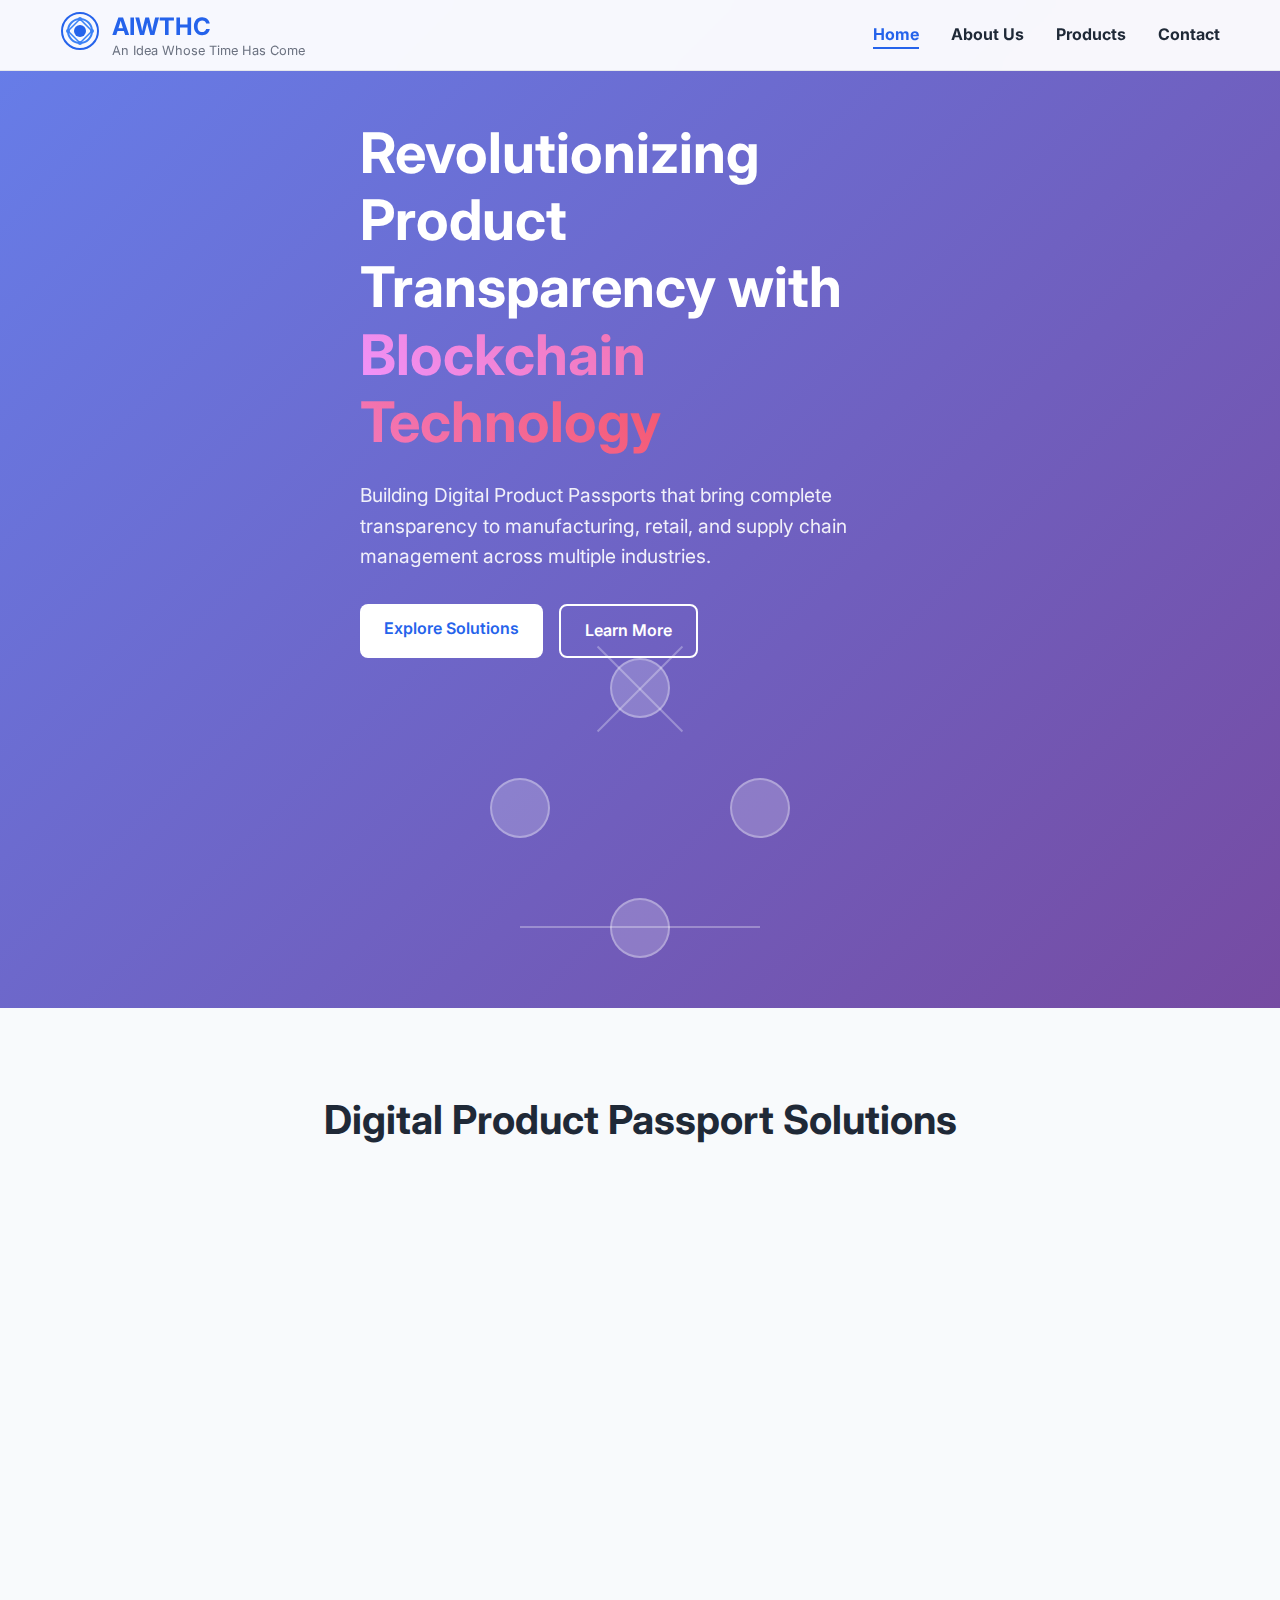
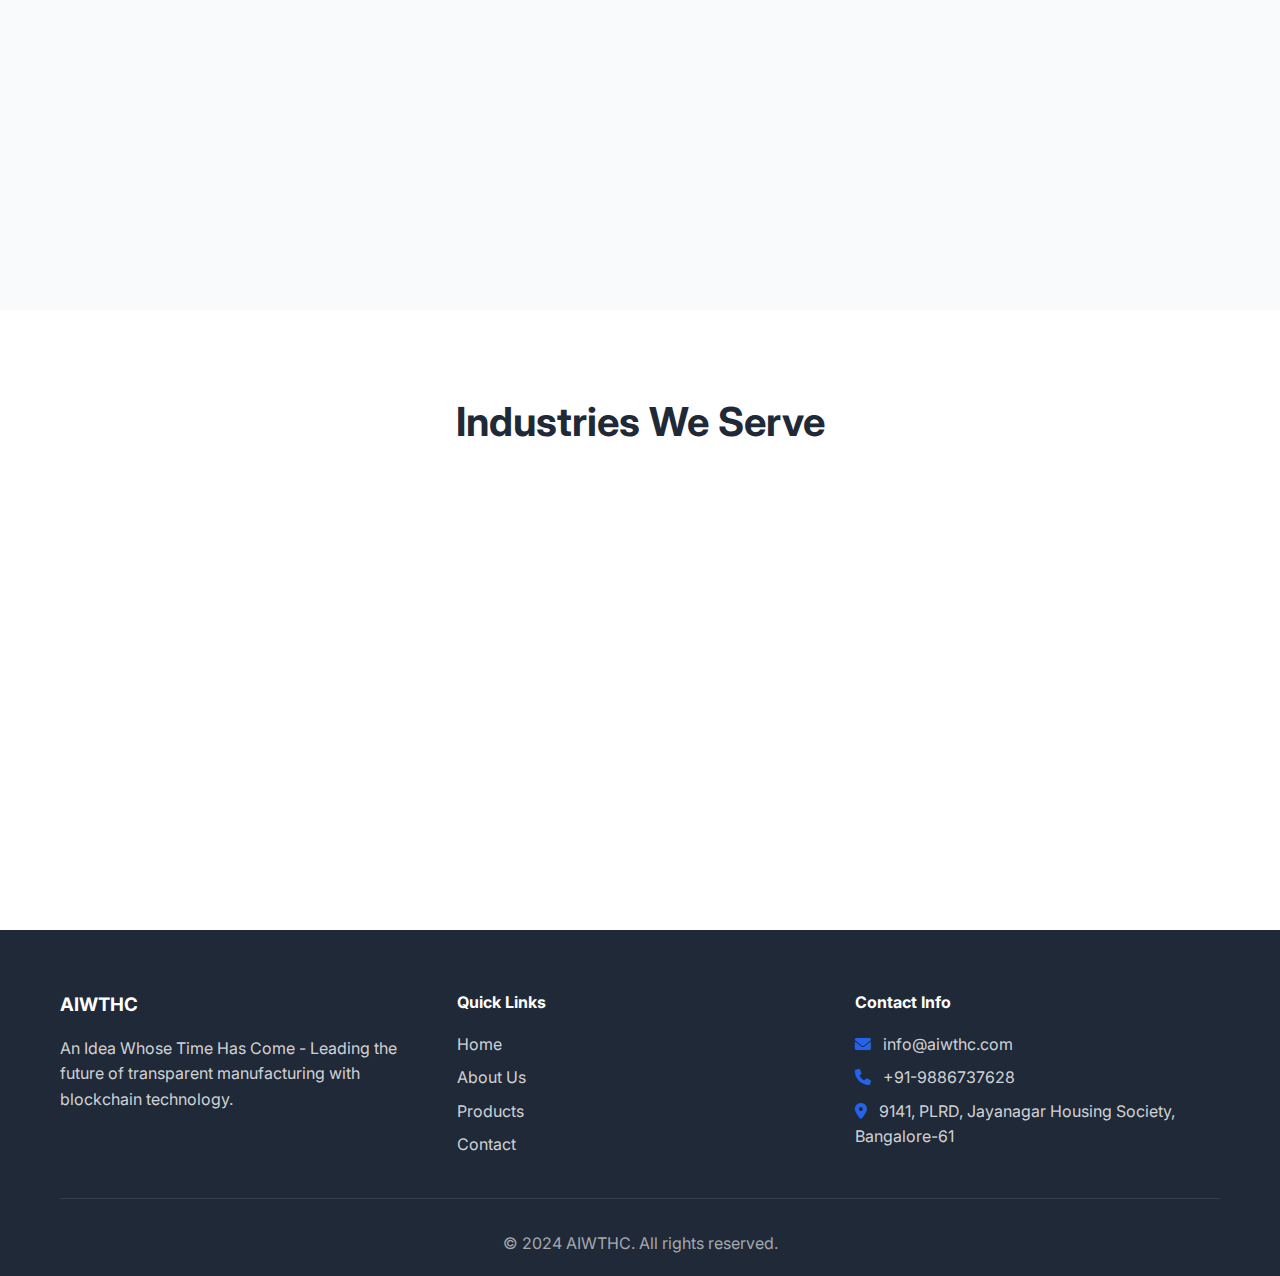
<file: index.html>
<!DOCTYPE html>
<html lang="en">
<head>
    <meta charset="UTF-8">
    <meta name="viewport" content="width=device-width, initial-scale=1.0">
    <title>AIWTHC - An Idea Whose Time Has Come</title>
    <link rel="stylesheet" href="styles.css">
    <link href="https://fonts.googleapis.com/css2?family=Inter:wght@300;400;500;600;700&display=swap" rel="stylesheet">
    <link rel="stylesheet" href="https://cdnjs.cloudflare.com/ajax/libs/font-awesome/6.0.0/css/all.min.css">
</head>
<body>
    <nav class="navbar">
        <div class="nav-container">
            <div class="nav-logo">
                <div class="logo-icon">
                    <svg width="40" height="40" viewBox="0 0 40 40" fill="none" xmlns="http://www.w3.org/2000/svg">
                        <circle cx="20" cy="20" r="18" stroke="#2563eb" stroke-width="2" fill="none"/>
                        <circle cx="20" cy="20" r="12" stroke="#3b82f6" stroke-width="2" fill="none"/>
                        <circle cx="20" cy="20" r="6" fill="#2563eb"/>
                        <path d="M20 8 L32 20 L20 32 L8 20 Z" stroke="#3b82f6" stroke-width="1.5" fill="none"/>
                        <circle cx="20" cy="8" r="2" fill="#3b82f6"/>
                        <circle cx="32" cy="20" r="2" fill="#3b82f6"/>
                        <circle cx="20" cy="32" r="2" fill="#3b82f6"/>
                        <circle cx="8" cy="20" r="2" fill="#3b82f6"/>
                    </svg>
                </div>
                <div class="logo-text">
                    <h2>AIWTHC</h2>
                    <span>An Idea Whose Time Has Come</span>
                </div>
            </div>
            <ul class="nav-menu">
                <li><a href="index.html" class="active">Home</a></li>
                <li><a href="about.html">About Us</a></li>
                <li><a href="products.html">Products</a></li>
                <li><a href="contact.html">Contact</a></li>
            </ul>
            <div class="hamburger">
                <span></span>
                <span></span>
                <span></span>
            </div>
        </div>
    </nav>

    <section class="hero">
        <div class="container">
            <div class="hero-content">
                <div class="blockchain-bg"></div>
                <h1>Revolutionizing Product Transparency with <span class="highlight">Blockchain Technology</span></h1>
                <p>Building Digital Product Passports that bring complete transparency to manufacturing, retail, and supply chain management across multiple industries.</p>
                <div class="hero-buttons">
                    <a href="products.html" class="btn-primary">Explore Solutions</a>
                    <a href="about.html" class="btn-secondary">Learn More</a>
                </div>
            </div>
            <div class="hero-visual">
                <div class="blockchain-nodes">
                    <div class="node"></div>
                    <div class="node"></div>
                    <div class="node"></div>
                    <div class="node"></div>
                    <div class="connection"></div>
                    <div class="connection"></div>
                    <div class="connection"></div>
                </div>
            </div>
        </div>
    </section>

    <section class="features">
        <div class="container">
            <h2>Digital Product Passport Solutions</h2>
            <div class="features-grid">
                <div class="feature-card">
                    <div class="feature-icon">
                        <i class="fas fa-shield-alt"></i>
                    </div>
                    <h3>Blockchain Security</h3>
                    <p>Immutable records ensuring data integrity and transparency throughout the product lifecycle.</p>
                </div>
                <div class="feature-card">
                    <div class="feature-icon">
                        <i class="fas fa-recycle"></i>
                    </div>
                    <h3>Circular Economy</h3>
                    <p>Enabling sustainable practices through comprehensive tracking from production to disposal.</p>
                </div>
                <div class="feature-card">
                    <div class="feature-icon">
                        <i class="fas fa-qrcode"></i>
                    </div>
                    <h3>Easy Access</h3>
                    <p>QR codes and NFC technology for instant access to product information by all stakeholders.</p>
                </div>
                <div class="feature-card">
                    <div class="feature-icon">
                        <i class="fas fa-chart-line"></i>
                    </div>
                    <h3>Compliance Ready</h3>
                    <p>Meeting EU regulations and industry standards for sustainable product management.</p>
                </div>
            </div>
        </div>
    </section>

    <section class="industries">
        <div class="container">
            <h2>Industries We Serve</h2>
            <div class="industries-grid">
                <div class="industry-card">
                    <i class="fas fa-tshirt"></i>
                    <h3>Textile</h3>
                </div>
                <div class="industry-card">
                    <i class="fas fa-shopping-cart"></i>
                    <h3>Retail</h3>
                </div>
                <div class="industry-card">
                    <i class="fas fa-heartbeat"></i>
                    <h3>Medical</h3>
                </div>
                <div class="industry-card">
                    <i class="fas fa-pills"></i>
                    <h3>Pharma</h3>
                </div>
                <div class="industry-card">
                    <i class="fas fa-seedling"></i>
                    <h3>Fertilizer</h3>
                </div>
                <div class="industry-card">
                    <i class="fas fa-broadcast-tower"></i>
                    <h3>Telecom</h3>
                </div>
            </div>
        </div>
    </section>

    <footer class="footer">
        <div class="container">
            <div class="footer-content">
                <div class="footer-section">
                    <h3>AIWTHC</h3>
                    <p>An Idea Whose Time Has Come - Leading the future of transparent manufacturing with blockchain technology.</p>
                </div>
                <div class="footer-section">
                    <h4>Quick Links</h4>
                    <ul>
                        <li><a href="index.html">Home</a></li>
                        <li><a href="about.html">About Us</a></li>
                        <li><a href="products.html">Products</a></li>
                        <li><a href="contact.html">Contact</a></li>
                    </ul>
                </div>
                <div class="footer-section">
                    <h4>Contact Info</h4>
                    <p><i class="fas fa-envelope"></i> info@aiwthc.com</p>
                    <p><i class="fas fa-phone"></i> +91-9886737628</p>
                    <p><i class="fas fa-map-marker-alt"></i> 9141, PLRD, Jayanagar Housing Society, Bangalore-61</p>
                </div>
            </div>
            <div class="footer-bottom">
                <p>&copy; 2024 AIWTHC. All rights reserved.</p>
            </div>
        </div>
    </footer>

    <script src="script.js"></script>
</body>
</html>
</file>
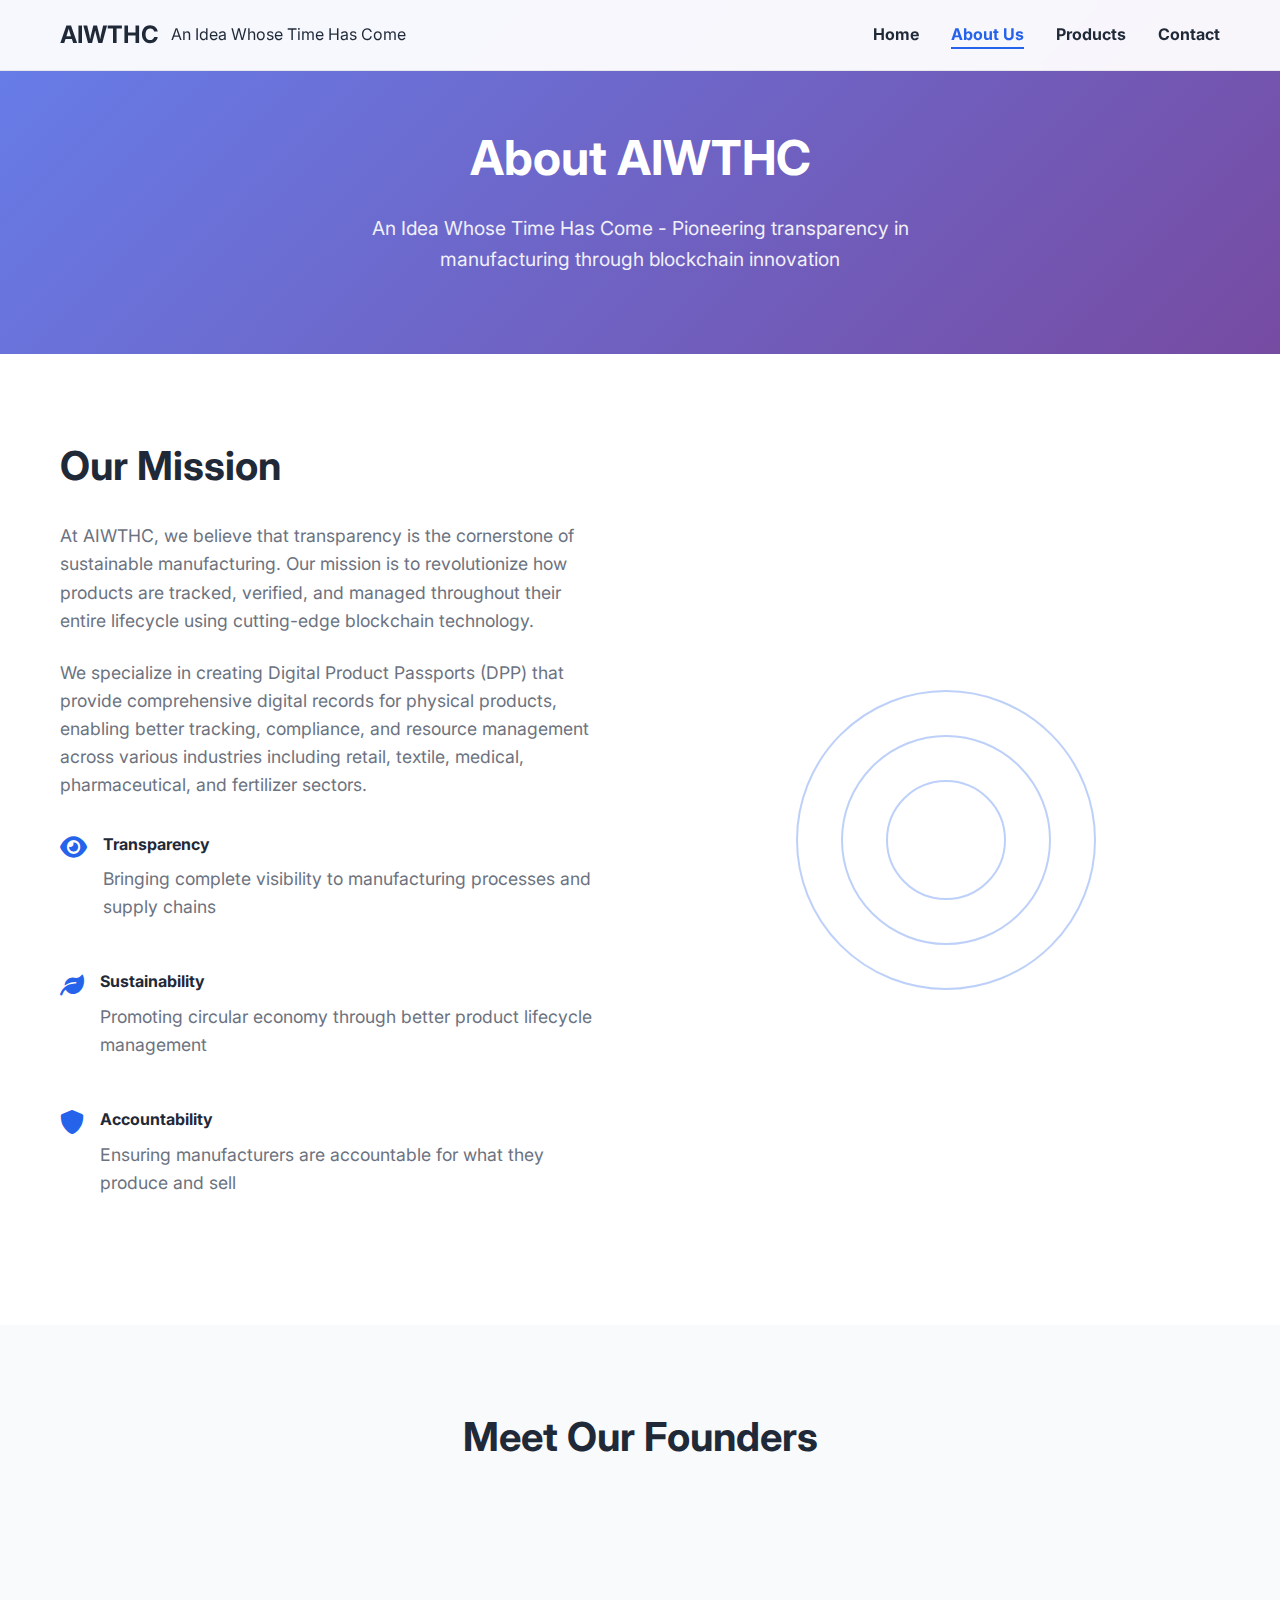
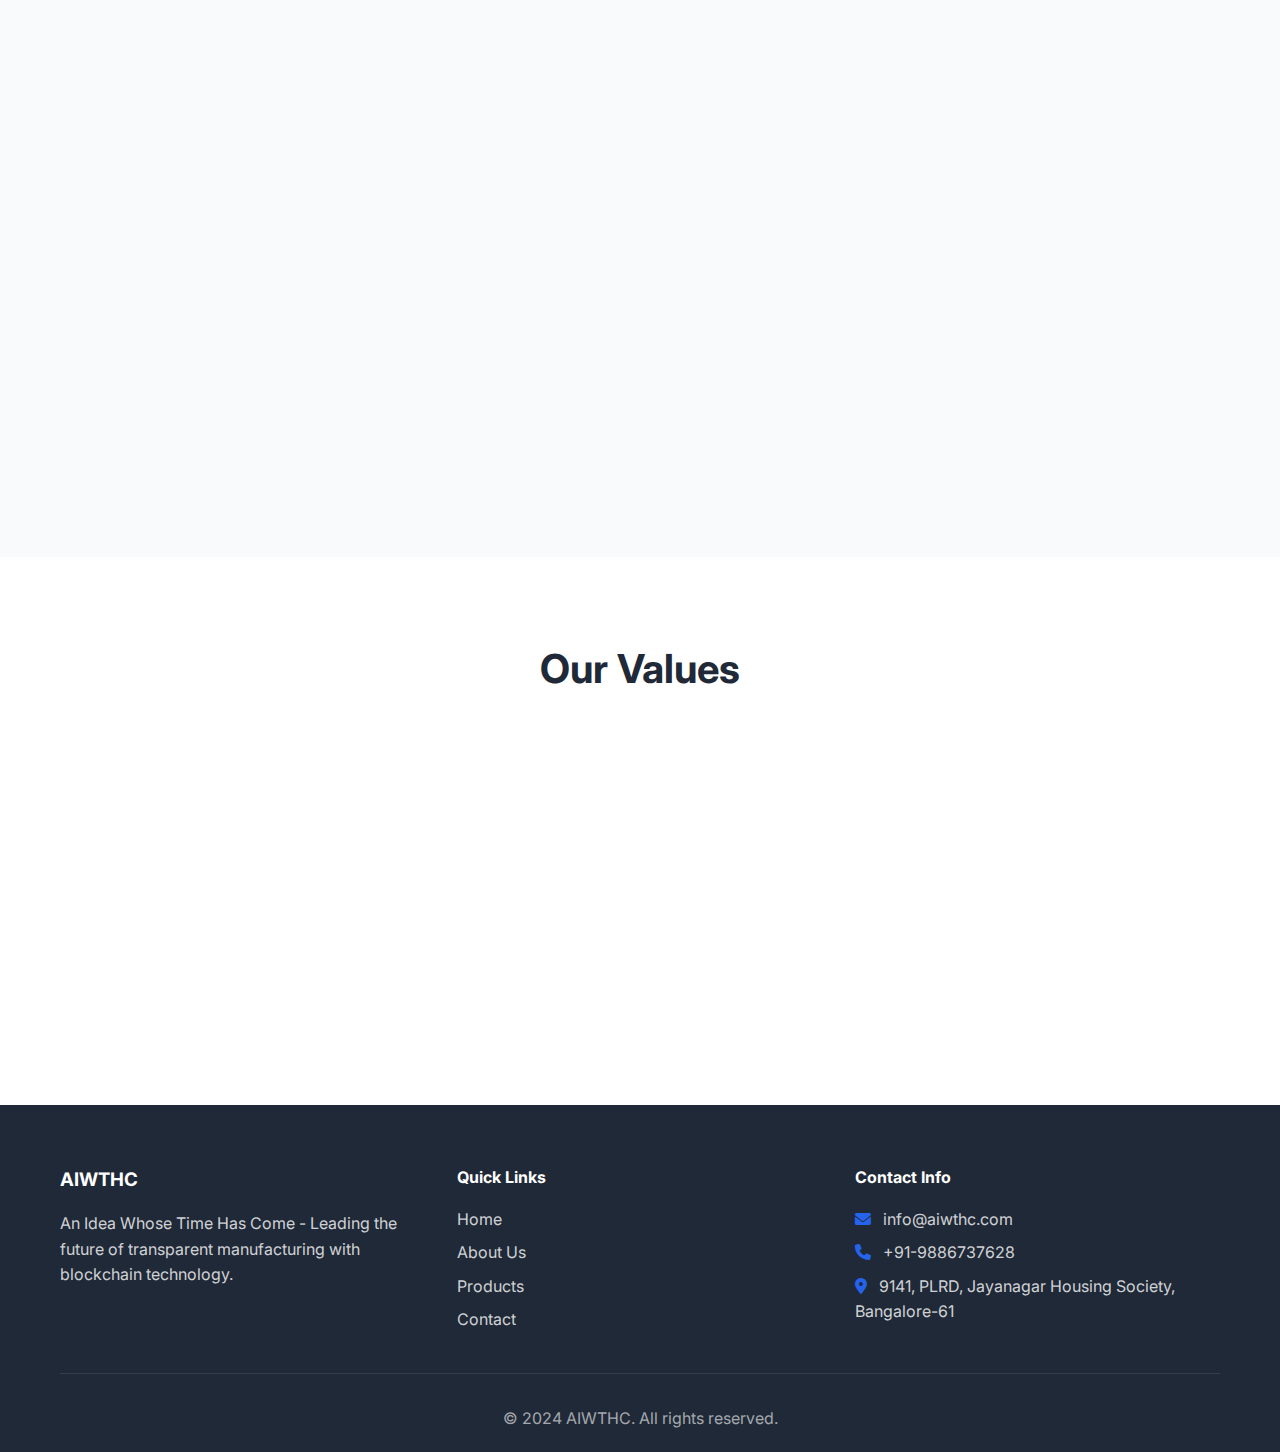
<file: about.html>
<!DOCTYPE html>
<html lang="en">
<head>
    <meta charset="UTF-8">
    <meta name="viewport" content="width=device-width, initial-scale=1.0">
    <title>About Us - AIWTHC</title>
    <link rel="stylesheet" href="styles.css">
    <link href="https://fonts.googleapis.com/css2?family=Inter:wght@300;400;500;600;700&display=swap" rel="stylesheet">
    <link rel="stylesheet" href="https://cdnjs.cloudflare.com/ajax/libs/font-awesome/6.0.0/css/all.min.css">
</head>
<body>
    <nav class="navbar">
        <div class="nav-container">
            <div class="nav-logo">
                <h2>AIWTHC</h2>
                <span>An Idea Whose Time Has Come</span>
            </div>
            <ul class="nav-menu">
                <li><a href="index.html">Home</a></li>
                <li><a href="about.html" class="active">About Us</a></li>
                <li><a href="products.html">Products</a></li>
                <li><a href="contact.html">Contact</a></li>
            </ul>
            <div class="hamburger">
                <span></span>
                <span></span>
                <span></span>
            </div>
        </div>
    </nav>

    <section class="page-hero">
        <div class="container">
            <h1>About AIWTHC</h1>
            <p>An Idea Whose Time Has Come - Pioneering transparency in manufacturing through blockchain innovation</p>
        </div>
    </section>

    <section class="about-content">
        <div class="container">
            <div class="about-grid">
                <div class="about-text">
                    <h2>Our Mission</h2>
                    <p>At AIWTHC, we believe that transparency is the cornerstone of sustainable manufacturing. Our mission is to revolutionize how products are tracked, verified, and managed throughout their entire lifecycle using cutting-edge blockchain technology.</p>
                    
                    <p>We specialize in creating Digital Product Passports (DPP) that provide comprehensive digital records for physical products, enabling better tracking, compliance, and resource management across various industries including retail, textile, medical, pharmaceutical, and fertilizer sectors.</p>

                    <div class="mission-points">
                        <div class="point">
                            <i class="fas fa-eye"></i>
                            <div>
                                <h4>Transparency</h4>
                                <p>Bringing complete visibility to manufacturing processes and supply chains</p>
                            </div>
                        </div>
                        <div class="point">
                            <i class="fas fa-leaf"></i>
                            <div>
                                <h4>Sustainability</h4>
                                <p>Promoting circular economy through better product lifecycle management</p>
                            </div>
                        </div>
                        <div class="point">
                            <i class="fas fa-shield-alt"></i>
                            <div>
                                <h4>Accountability</h4>
                                <p>Ensuring manufacturers are accountable for what they produce and sell</p>
                            </div>
                        </div>
                    </div>
                </div>
                <div class="about-visual">
                    <div class="transparency-graphic">
                        <div class="layer"></div>
                        <div class="layer"></div>
                        <div class="layer"></div>
                    </div>
                </div>
            </div>
        </div>
    </section>

    <section class="founders">
        <div class="container">
            <h2>Meet Our Founders</h2>
            <div class="founders-grid">
                <div class="founder-card">
                    <div class="founder-image">
                        <div class="placeholder-avatar">
                            <i class="fas fa-user"></i>
                        </div>
                    </div>
                    <div class="founder-info">
                        <h3>Priya Akshay</h3>
                        <p class="title">Co-Founder & Technology Lead</p>
                        <p>Priya is a blockchain technology expert with a deep passion for improving product lifecycles and bringing transparency to the manufacturing sector. Her expertise in blockchain architecture and commitment to accountability drives our technical innovation.</p>
                        <div class="expertise">
                            <span class="tag">Blockchain Technology</span>
                            <span class="tag">Product Lifecycle</span>
                            <span class="tag">Manufacturing Transparency</span>
                        </div>
                    </div>
                </div>
                
                <div class="founder-card">
                    <div class="founder-image">
                        <div class="placeholder-avatar">
                            <i class="fas fa-user"></i>
                        </div>
                    </div>
                    <div class="founder-info">
                        <h3>Sowmya S</h3>
                        <p class="title">Co-Founder & Business Strategy</p>
                        <p>Sowmya brings extensive experience from the telecommunications industry, having served as a business analyst across various telecom companies. Her deep understanding of product lifecycles in telecommunications and retail sectors provides invaluable insights for our solutions.</p>
                        <div class="expertise">
                            <span class="tag">Business Analysis</span>
                            <span class="tag">Telecommunications</span>
                            <span class="tag">Retail Products</span>
                        </div>
                    </div>
                </div>
            </div>
        </div>
    </section>

    <section class="values">
        <div class="container">
            <h2>Our Values</h2>
            <div class="values-grid">
                <div class="value-card">
                    <i class="fas fa-lightbulb"></i>
                    <h3>Innovation</h3>
                    <p>Continuously pushing the boundaries of what's possible with blockchain technology</p>
                </div>
                <div class="value-card">
                    <i class="fas fa-handshake"></i>
                    <h3>Trust</h3>
                    <p>Building reliable, secure systems that stakeholders can depend on</p>
                </div>
                <div class="value-card">
                    <i class="fas fa-globe"></i>
                    <h3>Impact</h3>
                    <p>Creating solutions that make a positive difference for businesses and the environment</p>
                </div>
                <div class="value-card">
                    <i class="fas fa-users"></i>
                    <h3>Collaboration</h3>
                    <p>Working together with clients and partners to achieve shared goals</p>
                </div>
            </div>
        </div>
    </section>

    <footer class="footer">
        <div class="container">
            <div class="footer-content">
                <div class="footer-section">
                    <h3>AIWTHC</h3>
                    <p>An Idea Whose Time Has Come - Leading the future of transparent manufacturing with blockchain technology.</p>
                </div>
                <div class="footer-section">
                    <h4>Quick Links</h4>
                    <ul>
                        <li><a href="index.html">Home</a></li>
                        <li><a href="about.html">About Us</a></li>
                        <li><a href="products.html">Products</a></li>
                        <li><a href="contact.html">Contact</a></li>
                    </ul>
                </div>
                <div class="footer-section">
                    <h4>Contact Info</h4>
                    <p><i class="fas fa-envelope"></i> info@aiwthc.com</p>
                    <p><i class="fas fa-phone"></i> +91-9886737628</p>
                    <p><i class="fas fa-map-marker-alt"></i> 9141, PLRD, Jayanagar Housing Society, Bangalore-61</p>
                </div>
            </div>
            <div class="footer-bottom">
                <p>&copy; 2024 AIWTHC. All rights reserved.</p>
            </div>
        </div>
    </footer>

    <script src="script.js"></script>
</body>
</html>
</file>
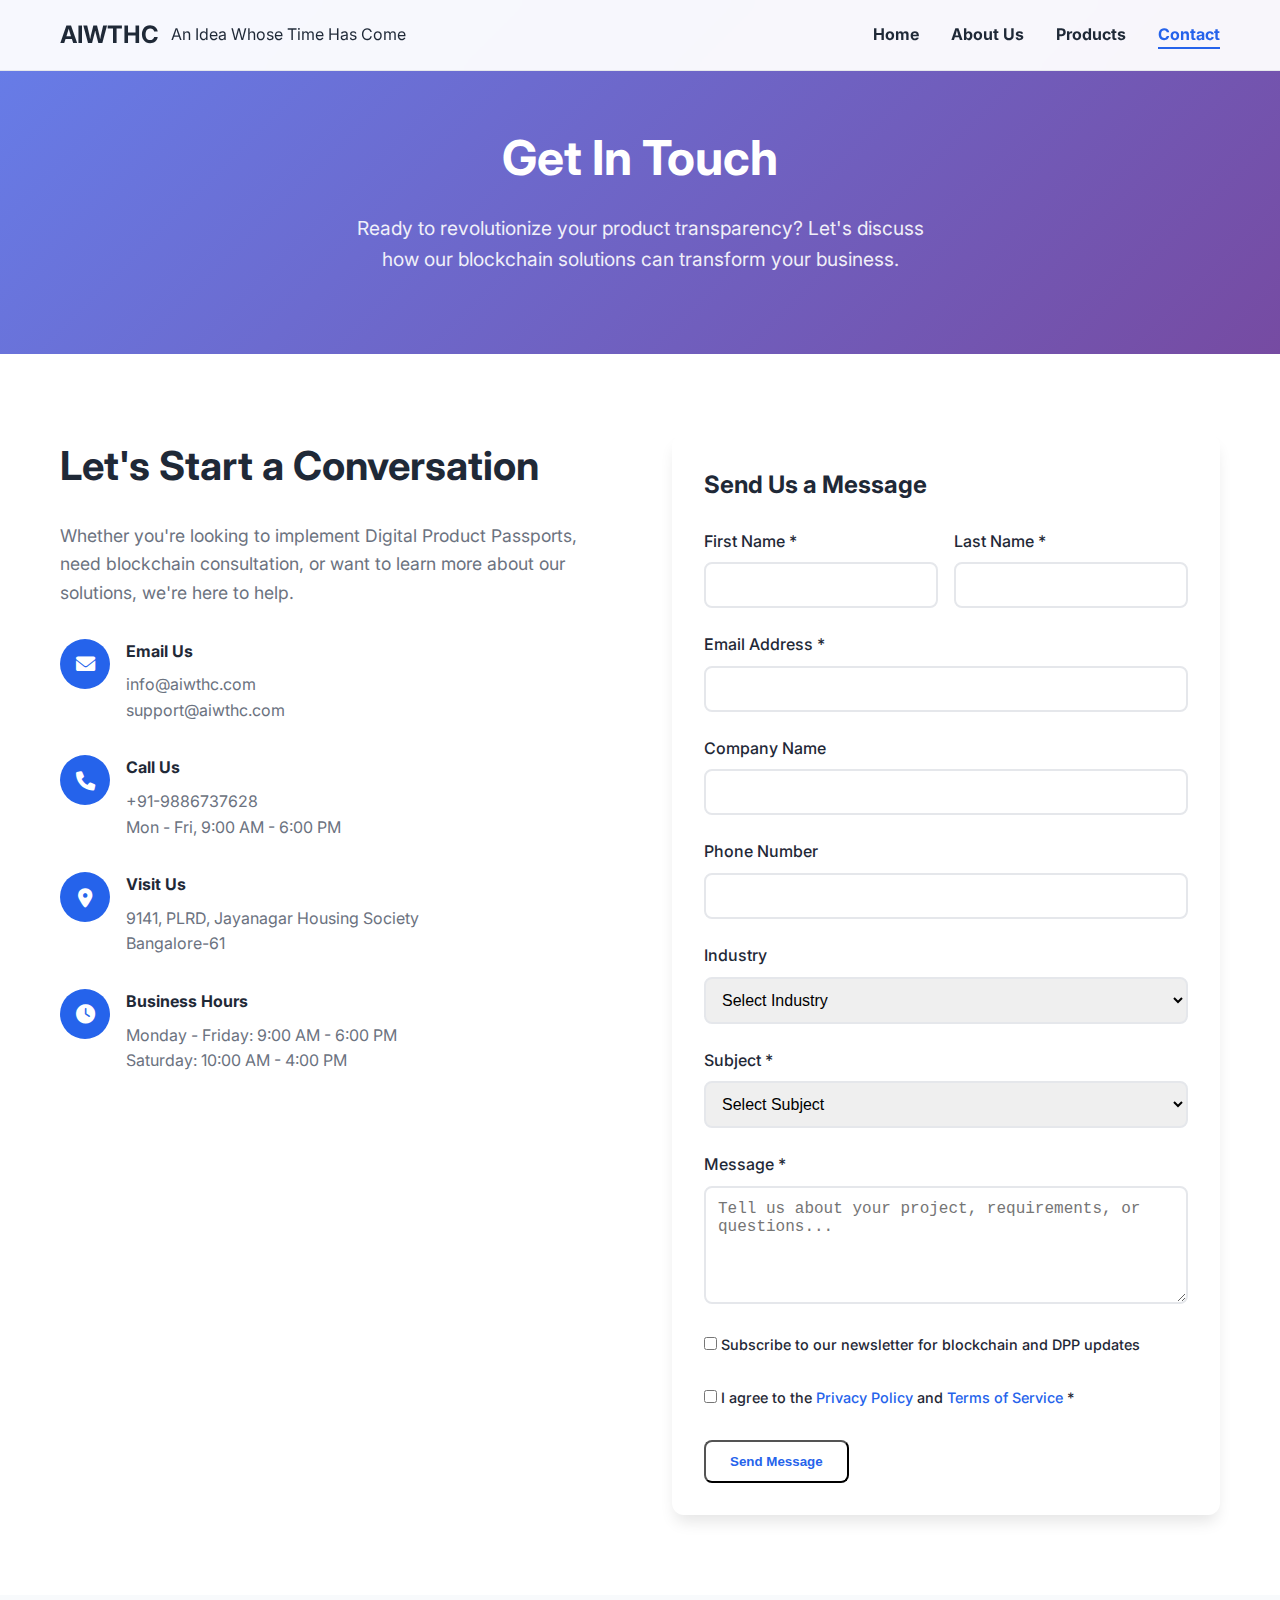
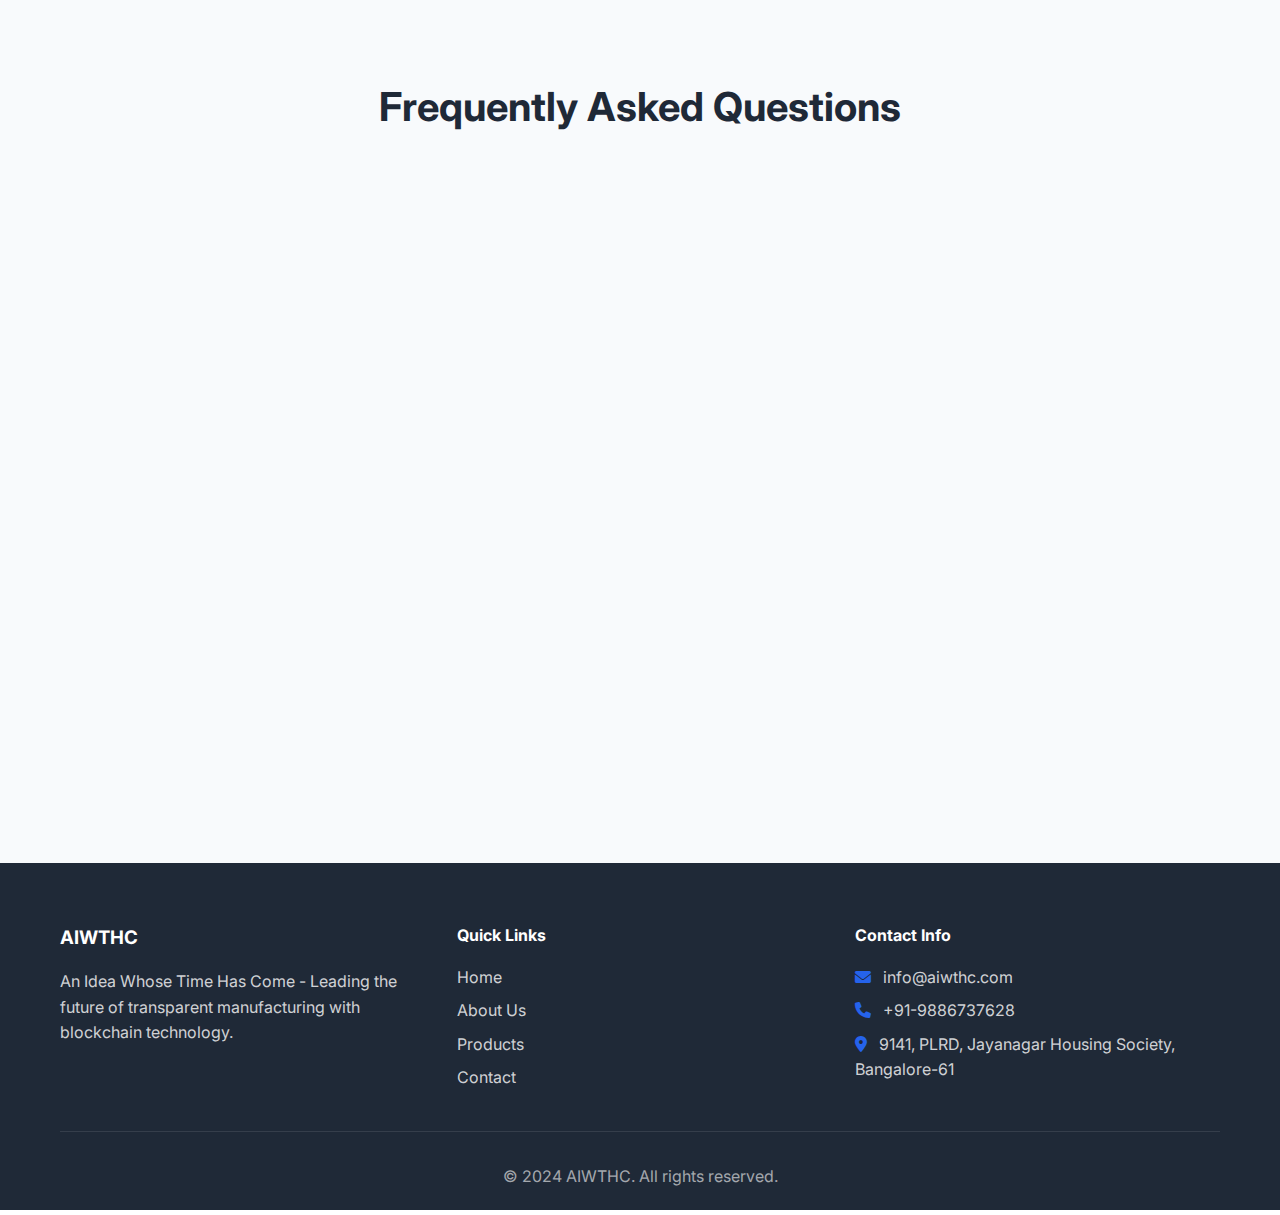
<file: contact.html>
<!DOCTYPE html>
<html lang="en">
<head>
    <meta charset="UTF-8">
    <meta name="viewport" content="width=device-width, initial-scale=1.0">
    <title>Contact Us - AIWTHC</title>
    <link rel="stylesheet" href="styles.css">
    <link href="https://fonts.googleapis.com/css2?family=Inter:wght@300;400;500;600;700&display=swap" rel="stylesheet">
    <link rel="stylesheet" href="https://cdnjs.cloudflare.com/ajax/libs/font-awesome/6.0.0/css/all.min.css">
</head>
<body>
    <nav class="navbar">
        <div class="nav-container">
            <div class="nav-logo">
                <h2>AIWTHC</h2>
                <span>An Idea Whose Time Has Come</span>
            </div>
            <ul class="nav-menu">
                <li><a href="index.html">Home</a></li>
                <li><a href="about.html">About Us</a></li>
                <li><a href="products.html">Products</a></li>
                <li><a href="contact.html" class="active">Contact</a></li>
            </ul>
            <div class="hamburger">
                <span></span>
                <span></span>
                <span></span>
            </div>
        </div>
    </nav>

    <section class="page-hero">
        <div class="container">
            <h1>Get In Touch</h1>
            <p>Ready to revolutionize your product transparency? Let's discuss how our blockchain solutions can transform your business.</p>
        </div>
    </section>

    <section class="contact-content">
        <div class="container">
            <div class="contact-grid">
                <div class="contact-info">
                    <h2>Let's Start a Conversation</h2>
                    <p>Whether you're looking to implement Digital Product Passports, need blockchain consultation, or want to learn more about our solutions, we're here to help.</p>
                    
                    <div class="contact-methods">
                        <div class="contact-method">
                            <div class="method-icon">
                                <i class="fas fa-envelope"></i>
                            </div>
                            <div class="method-info">
                                <h4>Email Us</h4>
                                <p>info@aiwthc.com</p>
                                <p>support@aiwthc.com</p>
                            </div>
                        </div>
                        
                        <div class="contact-method">
                            <div class="method-icon">
                                <i class="fas fa-phone"></i>
                            </div>
                            <div class="method-info">
                                <h4>Call Us</h4>
                                <p>+91-9886737628</p>
                                <p>Mon - Fri, 9:00 AM - 6:00 PM</p>
                            </div>
                        </div>
                        
                        <div class="contact-method">
                            <div class="method-icon">
                                <i class="fas fa-map-marker-alt"></i>
                            </div>
                            <div class="method-info">
                                <h4>Visit Us</h4>
                                <p>9141, PLRD, Jayanagar Housing Society</p>
                                <p>Bangalore-61</p>
                            </div>
                        </div>
                        
                        <div class="contact-method">
                            <div class="method-icon">
                                <i class="fas fa-clock"></i>
                            </div>
                            <div class="method-info">
                                <h4>Business Hours</h4>
                                <p>Monday - Friday: 9:00 AM - 6:00 PM</p>
                                <p>Saturday: 10:00 AM - 4:00 PM</p>
                            </div>
                        </div>
                    </div>
                </div>
                
                <div class="contact-form-container">
                    <form class="contact-form" id="contactForm">
                        <h3>Send Us a Message</h3>
                        
                        <div class="form-row">
                            <div class="form-group">
                                <label for="firstName">First Name *</label>
                                <input type="text" id="firstName" name="firstName" required>
                            </div>
                            <div class="form-group">
                                <label for="lastName">Last Name *</label>
                                <input type="text" id="lastName" name="lastName" required>
                            </div>
                        </div>
                        
                        <div class="form-group">
                            <label for="email">Email Address *</label>
                            <input type="email" id="email" name="email" required>
                        </div>
                        
                        <div class="form-group">
                            <label for="company">Company Name</label>
                            <input type="text" id="company" name="company">
                        </div>
                        
                        <div class="form-group">
                            <label for="phone">Phone Number</label>
                            <input type="tel" id="phone" name="phone">
                        </div>
                        
                        <div class="form-group">
                            <label for="industry">Industry</label>
                            <select id="industry" name="industry">
                                <option value="">Select Industry</option>
                                <option value="textile">Textile</option>
                                <option value="retail">Retail</option>
                                <option value="medical">Medical</option>
                                <option value="pharmaceutical">Pharmaceutical</option>
                                <option value="fertilizer">Fertilizer & Agriculture</option>
                                <option value="telecommunications">Telecommunications</option>
                                <option value="other">Other</option>
                            </select>
                        </div>
                        
                        <div class="form-group">
                            <label for="subject">Subject *</label>
                            <select id="subject" name="subject" required>
                                <option value="">Select Subject</option>
                                <option value="dpp-inquiry">Digital Product Passport Inquiry</option>
                                <option value="blockchain-consultation">Blockchain Consultation</option>
                                <option value="partnership">Partnership Opportunity</option>
                                <option value="support">Technical Support</option>
                                <option value="demo">Request Demo</option>
                                <option value="other">Other</option>
                            </select>
                        </div>
                        
                        <div class="form-group">
                            <label for="message">Message *</label>
                            <textarea id="message" name="message" rows="5" placeholder="Tell us about your project, requirements, or questions..." required></textarea>
                        </div>
                        
                        <div class="form-group checkbox-group">
                            <label class="checkbox-label">
                                <input type="checkbox" id="newsletter" name="newsletter">
                                <span class="checkmark"></span>
                                Subscribe to our newsletter for blockchain and DPP updates
                            </label>
                        </div>
                        
                        <div class="form-group checkbox-group">
                            <label class="checkbox-label">
                                <input type="checkbox" id="privacy" name="privacy" required>
                                <span class="checkmark"></span>
                                I agree to the <a href="#" class="privacy-link">Privacy Policy</a> and <a href="#" class="privacy-link">Terms of Service</a> *
                            </label>
                        </div>
                        
                        <button type="submit" class="btn-primary">Send Message</button>
                    </form>
                </div>
            </div>
        </div>
    </section>

    <section class="faq-section">
        <div class="container">
            <h2>Frequently Asked Questions</h2>
            <div class="faq-grid">
                <div class="faq-item">
                    <h4>What industries do you serve?</h4>
                    <p>We specialize in textile, retail, medical, pharmaceutical, fertilizer, and telecommunications industries, providing tailored Digital Product Passport solutions for each sector.</p>
                </div>
                
                <div class="faq-item">
                    <h4>How long does implementation take?</h4>
                    <p>Implementation timelines vary based on project scope and complexity. Typically, basic DPP solutions can be deployed within 4-8 weeks, while comprehensive enterprise solutions may take 3-6 months.</p>
                </div>
                
                <div class="faq-item">
                    <h4>Is your solution EU ESPR compliant?</h4>
                    <p>Yes, our Digital Product Passport solutions are designed to meet EU Ecodesign for Sustainable Products Regulation (ESPR) requirements and other international compliance standards.</p>
                </div>
                
                <div class="faq-item">
                    <h4>Can you integrate with existing systems?</h4>
                    <p>Absolutely. Our blockchain solutions are designed to integrate seamlessly with existing ERP, manufacturing, and supply chain management systems through robust APIs.</p>
                </div>
            </div>
        </div>
    </section>

    <footer class="footer">
        <div class="container">
            <div class="footer-content">
                <div class="footer-section">
                    <h3>AIWTHC</h3>
                    <p>An Idea Whose Time Has Come - Leading the future of transparent manufacturing with blockchain technology.</p>
                </div>
                <div class="footer-section">
                    <h4>Quick Links</h4>
                    <ul>
                        <li><a href="index.html">Home</a></li>
                        <li><a href="about.html">About Us</a></li>
                        <li><a href="products.html">Products</a></li>
                        <li><a href="contact.html">Contact</a></li>
                    </ul>
                </div>
                <div class="footer-section">
                    <h4>Contact Info</h4>
                    <p><i class="fas fa-envelope"></i> info@aiwthc.com</p>
                    <p><i class="fas fa-phone"></i> +91-9886737628</p>
                    <p><i class="fas fa-map-marker-alt"></i> 9141, PLRD, Jayanagar Housing Society, Bangalore-61</p>
                </div>
            </div>
            <div class="footer-bottom">
                <p>&copy; 2024 AIWTHC. All rights reserved.</p>
            </div>
        </div>
    </footer>

    <script src="script.js"></script>
</body>
</html>
</file>
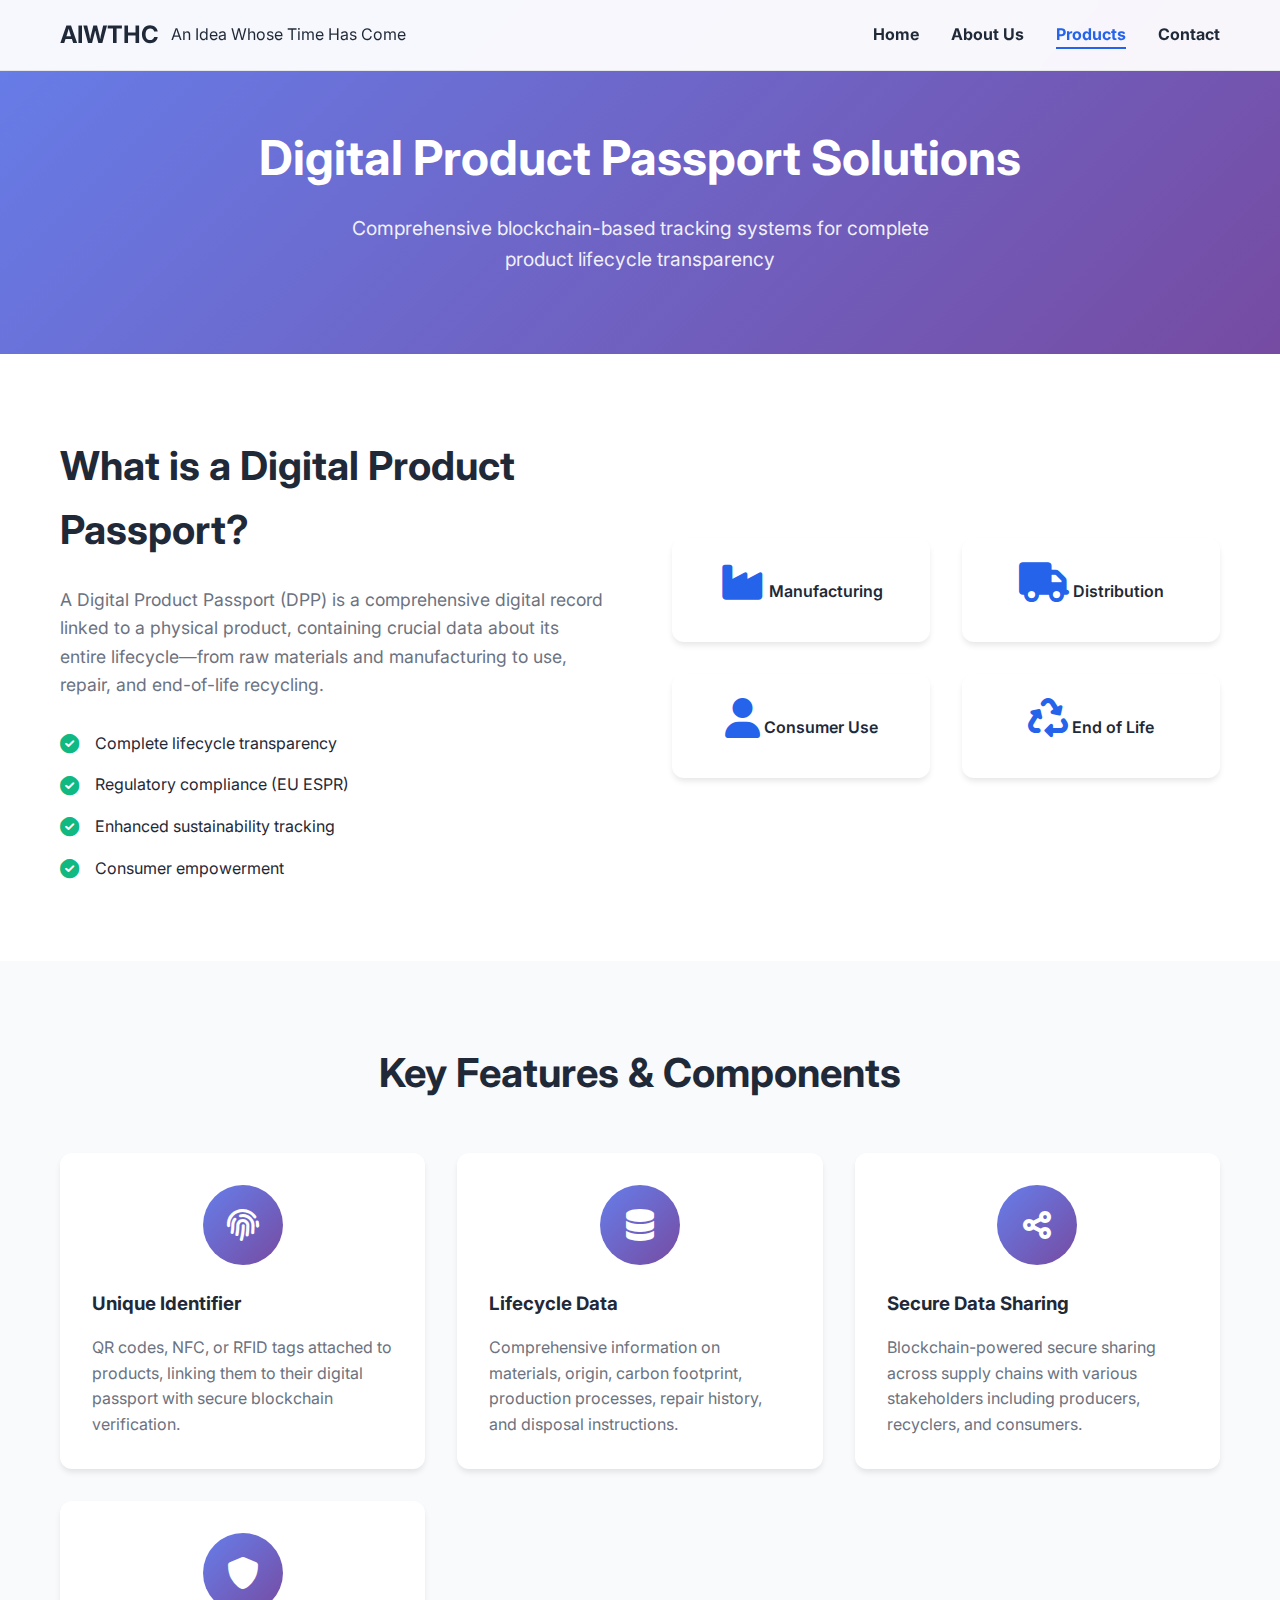
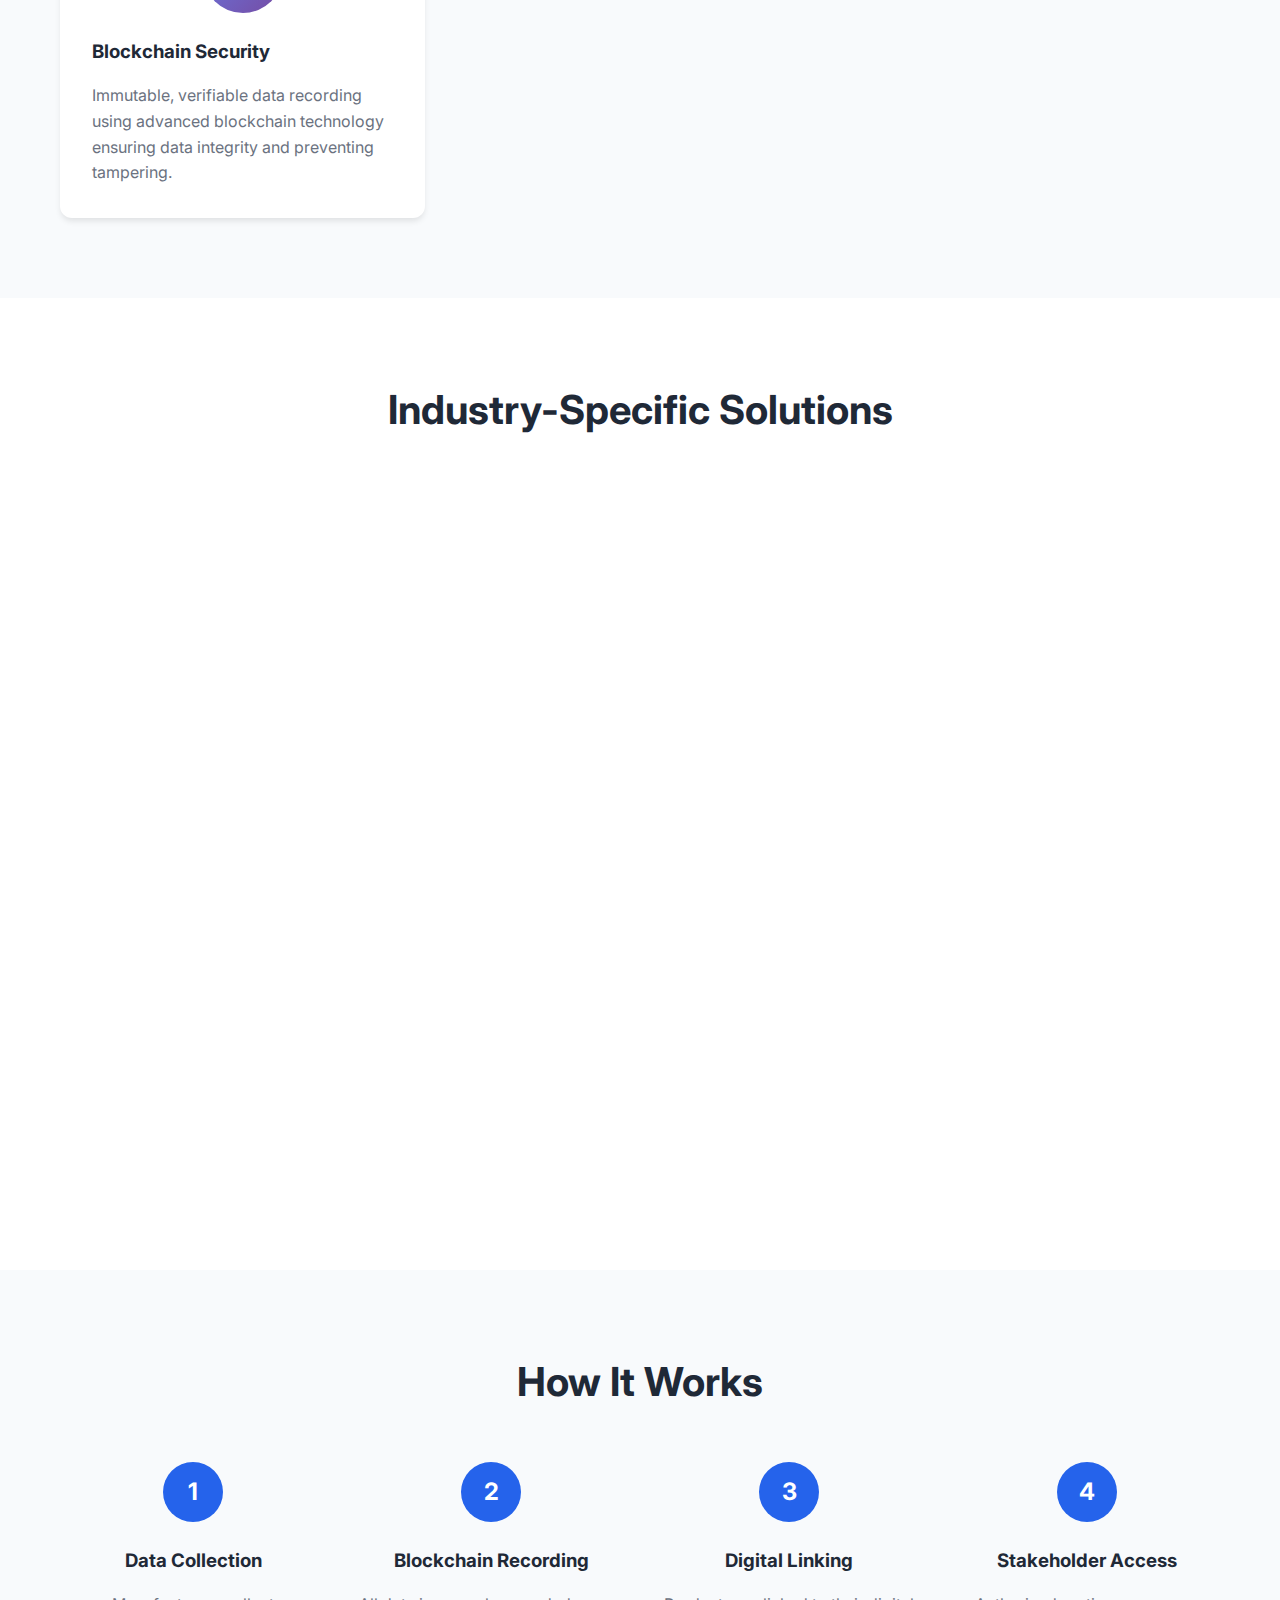
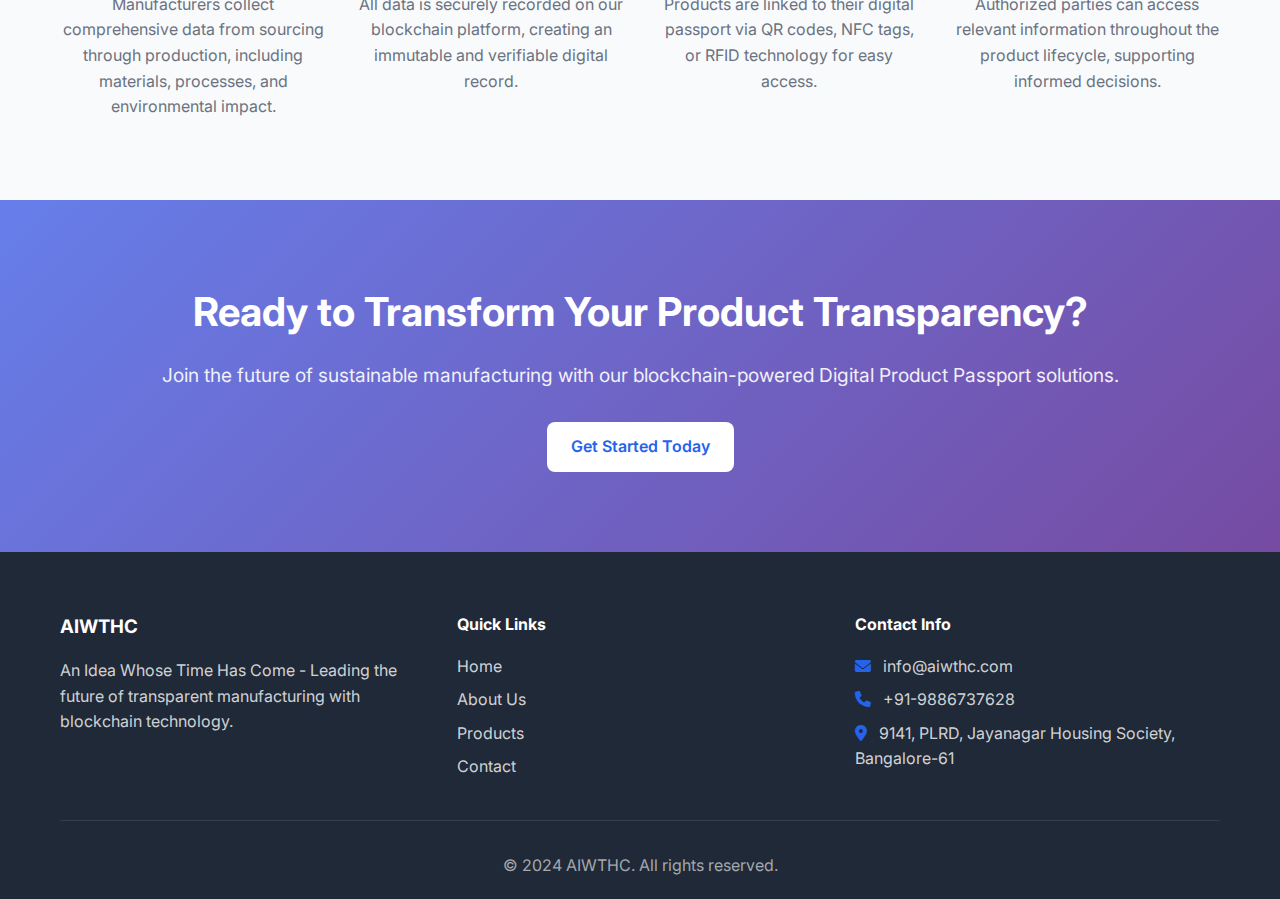
<file: products.html>
<!DOCTYPE html>
<html lang="en">
<head>
    <meta charset="UTF-8">
    <meta name="viewport" content="width=device-width, initial-scale=1.0">
    <title>Products - AIWTHC</title>
    <link rel="stylesheet" href="styles.css">
    <link href="https://fonts.googleapis.com/css2?family=Inter:wght@300;400;500;600;700&display=swap" rel="stylesheet">
    <link rel="stylesheet" href="https://cdnjs.cloudflare.com/ajax/libs/font-awesome/6.0.0/css/all.min.css">
</head>
<body>
    <nav class="navbar">
        <div class="nav-container">
            <div class="nav-logo">
                <h2>AIWTHC</h2>
                <span>An Idea Whose Time Has Come</span>
            </div>
            <ul class="nav-menu">
                <li><a href="index.html">Home</a></li>
                <li><a href="about.html">About Us</a></li>
                <li><a href="products.html" class="active">Products</a></li>
                <li><a href="contact.html">Contact</a></li>
            </ul>
            <div class="hamburger">
                <span></span>
                <span></span>
                <span></span>
            </div>
        </div>
    </nav>

    <section class="page-hero">
        <div class="container">
            <h1>Digital Product Passport Solutions</h1>
            <p>Comprehensive blockchain-based tracking systems for complete product lifecycle transparency</p>
        </div>
    </section>

    <section class="product-overview">
        <div class="container">
            <div class="overview-grid">
                <div class="overview-content">
                    <h2>What is a Digital Product Passport?</h2>
                    <p>A Digital Product Passport (DPP) is a comprehensive digital record linked to a physical product, containing crucial data about its entire lifecycle—from raw materials and manufacturing to use, repair, and end-of-life recycling.</p>
                    
                    <div class="dpp-benefits">
                        <div class="benefit">
                            <i class="fas fa-check-circle"></i>
                            <span>Complete lifecycle transparency</span>
                        </div>
                        <div class="benefit">
                            <i class="fas fa-check-circle"></i>
                            <span>Regulatory compliance (EU ESPR)</span>
                        </div>
                        <div class="benefit">
                            <i class="fas fa-check-circle"></i>
                            <span>Enhanced sustainability tracking</span>
                        </div>
                        <div class="benefit">
                            <i class="fas fa-check-circle"></i>
                            <span>Consumer empowerment</span>
                        </div>
                    </div>
                </div>
                <div class="overview-visual">
                    <div class="dpp-diagram">
                        <div class="stage">
                            <i class="fas fa-industry"></i>
                            <span>Manufacturing</span>
                        </div>
                        <div class="stage">
                            <i class="fas fa-truck"></i>
                            <span>Distribution</span>
                        </div>
                        <div class="stage">
                            <i class="fas fa-user"></i>
                            <span>Consumer Use</span>
                        </div>
                        <div class="stage">
                            <i class="fas fa-recycle"></i>
                            <span>End of Life</span>
                        </div>
                    </div>
                </div>
            </div>
        </div>
    </section>

    <section class="product-features">
        <div class="container">
            <h2>Key Features & Components</h2>
            <div class="features-grid">
                <div class="feature-detail">
                    <div class="feature-icon">
                        <i class="fas fa-fingerprint"></i>
                    </div>
                    <h3>Unique Identifier</h3>
                    <p>QR codes, NFC, or RFID tags attached to products, linking them to their digital passport with secure blockchain verification.</p>
                </div>
                
                <div class="feature-detail">
                    <div class="feature-icon">
                        <i class="fas fa-database"></i>
                    </div>
                    <h3>Lifecycle Data</h3>
                    <p>Comprehensive information on materials, origin, carbon footprint, production processes, repair history, and disposal instructions.</p>
                </div>
                
                <div class="feature-detail">
                    <div class="feature-icon">
                        <i class="fas fa-share-alt"></i>
                    </div>
                    <h3>Secure Data Sharing</h3>
                    <p>Blockchain-powered secure sharing across supply chains with various stakeholders including producers, recyclers, and consumers.</p>
                </div>
                
                <div class="feature-detail">
                    <div class="feature-icon">
                        <i class="fas fa-shield-alt"></i>
                    </div>
                    <h3>Blockchain Security</h3>
                    <p>Immutable, verifiable data recording using advanced blockchain technology ensuring data integrity and preventing tampering.</p>
                </div>
            </div>
        </div>
    </section>

    <section class="industry-solutions">
        <div class="container">
            <h2>Industry-Specific Solutions</h2>
            <div class="solutions-grid">
                <div class="solution-card">
                    <div class="solution-header">
                        <i class="fas fa-tshirt"></i>
                        <h3>Textile Industry</h3>
                    </div>
                    <ul>
                        <li>Fabric origin and composition tracking</li>
                        <li>Sustainable manufacturing verification</li>
                        <li>Care instructions and lifecycle management</li>
                        <li>Recycling and disposal guidance</li>
                    </ul>
                </div>
                
                <div class="solution-card">
                    <div class="solution-header">
                        <i class="fas fa-shopping-cart"></i>
                        <h3>Retail Products</h3>
                    </div>
                    <ul>
                        <li>Supply chain transparency</li>
                        <li>Product authenticity verification</li>
                        <li>Consumer information access</li>
                        <li>Return and warranty tracking</li>
                    </ul>
                </div>
                
                <div class="solution-card">
                    <div class="solution-header">
                        <i class="fas fa-heartbeat"></i>
                        <h3>Medical Devices</h3>
                    </div>
                    <ul>
                        <li>Device history and maintenance records</li>
                        <li>Regulatory compliance tracking</li>
                        <li>Safety and recall management</li>
                        <li>Usage and performance monitoring</li>
                    </ul>
                </div>
                
                <div class="solution-card">
                    <div class="solution-header">
                        <i class="fas fa-pills"></i>
                        <h3>Pharmaceutical</h3>
                    </div>
                    <ul>
                        <li>Drug authenticity and anti-counterfeiting</li>
                        <li>Temperature and storage condition tracking</li>
                        <li>Expiration and batch management</li>
                        <li>Supply chain security</li>
                    </ul>
                </div>
                
                <div class="solution-card">
                    <div class="solution-header">
                        <i class="fas fa-seedling"></i>
                        <h3>Fertilizer & Agriculture</h3>
                    </div>
                    <ul>
                        <li>Ingredient composition and origin</li>
                        <li>Application guidelines and safety</li>
                        <li>Environmental impact tracking</li>
                        <li>Regulatory compliance verification</li>
                    </ul>
                </div>
                
                <div class="solution-card">
                    <div class="solution-header">
                        <i class="fas fa-broadcast-tower"></i>
                        <h3>Telecommunications</h3>
                    </div>
                    <ul>
                        <li>Equipment lifecycle management</li>
                        <li>Maintenance and upgrade tracking</li>
                        <li>Performance and reliability data</li>
                        <li>End-of-life recycling programs</li>
                    </ul>
                </div>
            </div>
        </div>
    </section>

    <section class="implementation">
        <div class="container">
            <h2>How It Works</h2>
            <div class="implementation-steps">
                <div class="step">
                    <div class="step-number">1</div>
                    <div class="step-content">
                        <h3>Data Collection</h3>
                        <p>Manufacturers collect comprehensive data from sourcing through production, including materials, processes, and environmental impact.</p>
                    </div>
                </div>
                
                <div class="step">
                    <div class="step-number">2</div>
                    <div class="step-content">
                        <h3>Blockchain Recording</h3>
                        <p>All data is securely recorded on our blockchain platform, creating an immutable and verifiable digital record.</p>
                    </div>
                </div>
                
                <div class="step">
                    <div class="step-number">3</div>
                    <div class="step-content">
                        <h3>Digital Linking</h3>
                        <p>Products are linked to their digital passport via QR codes, NFC tags, or RFID technology for easy access.</p>
                    </div>
                </div>
                
                <div class="step">
                    <div class="step-number">4</div>
                    <div class="step-content">
                        <h3>Stakeholder Access</h3>
                        <p>Authorized parties can access relevant information throughout the product lifecycle, supporting informed decisions.</p>
                    </div>
                </div>
            </div>
        </div>
    </section>

    <section class="cta-section">
        <div class="container">
            <div class="cta-content">
                <h2>Ready to Transform Your Product Transparency?</h2>
                <p>Join the future of sustainable manufacturing with our blockchain-powered Digital Product Passport solutions.</p>
                <a href="contact.html" class="btn-primary">Get Started Today</a>
            </div>
        </div>
    </section>

    <footer class="footer">
        <div class="container">
            <div class="footer-content">
                <div class="footer-section">
                    <h3>AIWTHC</h3>
                    <p>An Idea Whose Time Has Come - Leading the future of transparent manufacturing with blockchain technology.</p>
                </div>
                <div class="footer-section">
                    <h4>Quick Links</h4>
                    <ul>
                        <li><a href="index.html">Home</a></li>
                        <li><a href="about.html">About Us</a></li>
                        <li><a href="products.html">Products</a></li>
                        <li><a href="contact.html">Contact</a></li>
                    </ul>
                </div>
                <div class="footer-section">
                    <h4>Contact Info</h4>
                    <p><i class="fas fa-envelope"></i> info@aiwthc.com</p>
                    <p><i class="fas fa-phone"></i> +91-9886737628</p>
                    <p><i class="fas fa-map-marker-alt"></i> 9141, PLRD, Jayanagar Housing Society, Bangalore-61</p>
                </div>
            </div>
            <div class="footer-bottom">
                <p>&copy; 2024 AIWTHC. All rights reserved.</p>
            </div>
        </div>
    </footer>

    <script src="script.js"></script>
</body>
</html>
</file>
<file: styles.css>
* {
    margin: 0;
    padding: 0;
    box-sizing: border-box;
}

:root {
    --primary-color: #2563eb;
    --secondary-color: #1e40af;
    --accent-color: #3b82f6;
    --text-primary: #1f2937;
    --text-secondary: #6b7280;
    --background: #ffffff;
    --surface: #f8fafc;
    --border: #e5e7eb;
    --success: #10b981;
    --warning: #f59e0b;
    --error: #ef4444;
    --gradient-primary: linear-gradient(135deg, #667eea 0%, #764ba2 100%);
    --gradient-secondary: linear-gradient(135deg, #f093fb 0%, #f5576c 100%);
    --shadow-sm: 0 1px 2px 0 rgba(0, 0, 0, 0.05);
    --shadow-md: 0 4px 6px -1px rgba(0, 0, 0, 0.1);
    --shadow-lg: 0 10px 15px -3px rgba(0, 0, 0, 0.1);
    --shadow-xl: 0 20px 25px -5px rgba(0, 0, 0, 0.1);
}

body {
    font-family: 'Inter', sans-serif;
    line-height: 1.6;
    color: var(--text-primary);
    background: var(--background);
}

.container {
    max-width: 1200px;
    margin: 0 auto;
    padding: 0 20px;
}

/* Navigation */
.navbar {
    background: rgba(255, 255, 255, 0.95);
    backdrop-filter: blur(10px);
    border-bottom: 1px solid var(--border);
    position: fixed;
    top: 0;
    width: 100%;
    z-index: 1000;
    transition: all 0.3s ease;
}

.nav-container {
    max-width: 1200px;
    margin: 0 auto;
    padding: 0 20px;
    display: flex;
    justify-content: space-between;
    align-items: center;
    height: 70px;
}

.nav-logo {
    display: flex;
    align-items: center;
    gap: 12px;
}

.logo-icon svg {
    transition: transform 0.3s ease;
}

.logo-icon:hover svg {
    transform: rotate(45deg);
}

.logo-text h2 {
    color: var(--primary-color);
    font-weight: 700;
    font-size: 1.5rem;
    margin: 0;
}

.logo-text span {
    font-size: 0.8rem;
    color: var(--text-secondary);
    display: block;
    margin-top: -5px;
}

.nav-menu {
    display: flex;
    list-style: none;
    gap: 2rem;
}

.nav-menu a {
    text-decoration: none;
    color: var(--text-primary);
    font-weight: 700;
    transition: color 0.3s ease;
    position: relative;
}

.nav-menu a:hover,
.nav-menu a.active {
    color: var(--primary-color);
}

.nav-menu a.active::after {
    content: '';
    position: absolute;
    bottom: -5px;
    left: 0;
    width: 100%;
    height: 2px;
    background: var(--primary-color);
}

.hamburger {
    display: none;
    flex-direction: column;
    cursor: pointer;
}

.hamburger span {
    width: 25px;
    height: 3px;
    background: var(--text-primary);
    margin: 3px 0;
    transition: 0.3s;
}

/* Hero Section */
.hero {
    min-height: 100vh;
    display: flex;
    align-items: center;
    background: linear-gradient(135deg, #667eea 0%, #764ba2 100%);
    color: white;
    position: relative;
    overflow: hidden;
    padding: 120px 0 50px;
}

.hero-content {
    flex: 1;
    max-width: 600px;
    z-index: 2;
    padding: 0 20px;
}

.hero h1 {
    font-size: 3.5rem;
    font-weight: 700;
    margin-bottom: 1.5rem;
    line-height: 1.2;
}

.highlight {
    background: linear-gradient(45deg, #f093fb, #f5576c);
    -webkit-background-clip: text;
    -webkit-text-fill-color: transparent;
    background-clip: text;
}

.hero p {
    font-size: 1.2rem;
    margin-bottom: 2rem;
    opacity: 0.9;
}

.hero-buttons {
    display: flex;
    gap: 1rem;
    flex-wrap: wrap;
}

.btn-primary, .btn-secondary {
    padding: 12px 24px;
    border-radius: 8px;
    text-decoration: none;
    font-weight: 600;
    transition: all 0.3s ease;
    display: inline-block;
}

.btn-primary {
    background: white;
    color: var(--primary-color);
}

.btn-primary:hover {
    transform: translateY(-2px);
    box-shadow: var(--shadow-lg);
}

.btn-secondary {
    background: transparent;
    color: white;
    border: 2px solid white;
}

.btn-secondary:hover {
    background: white;
    color: var(--primary-color);
}

.hero-visual {
    flex: 1;
    display: flex;
    justify-content: center;
    align-items: center;
    position: relative;
}

.blockchain-nodes {
    position: relative;
    width: 300px;
    height: 300px;
}

.node {
    width: 60px;
    height: 60px;
    background: rgba(255, 255, 255, 0.2);
    border: 2px solid rgba(255, 255, 255, 0.3);
    border-radius: 50%;
    position: absolute;
    animation: pulse 2s infinite;
}

.node:nth-child(1) { top: 0; left: 50%; transform: translateX(-50%); }
.node:nth-child(2) { top: 50%; right: 0; transform: translateY(-50%); }
.node:nth-child(3) { bottom: 0; left: 50%; transform: translateX(-50%); }
.node:nth-child(4) { top: 50%; left: 0; transform: translateY(-50%); }

.connection {
    position: absolute;
    background: rgba(255, 255, 255, 0.3);
    height: 2px;
}

.connection:nth-child(5) {
    top: 30px;
    left: 50%;
    width: 120px;
    transform: translateX(-50%) rotate(45deg);
}

.connection:nth-child(6) {
    top: 30px;
    right: 50%;
    width: 120px;
    transform: translateX(50%) rotate(-45deg);
}

.connection:nth-child(7) {
    bottom: 30px;
    left: 50%;
    width: 240px;
    transform: translateX(-50%);
}

@keyframes pulse {
    0%, 100% { opacity: 0.6; transform: scale(1); }
    50% { opacity: 1; transform: scale(1.1); }
}

/* Page Hero */
.page-hero {
    background: var(--gradient-primary);
    color: white;
    text-align: center;
    padding: 120px 0 80px;
}

.page-hero h1 {
    font-size: 3rem;
    font-weight: 700;
    margin-bottom: 1rem;
}

.page-hero p {
    font-size: 1.2rem;
    opacity: 0.9;
    max-width: 600px;
    margin: 0 auto;
}

/* Features Section */
.features {
    padding: 80px 0;
    background: var(--surface);
}

.features h2 {
    text-align: center;
    font-size: 2.5rem;
    margin-bottom: 3rem;
    color: var(--text-primary);
}

.features-grid {
    display: grid;
    grid-template-columns: repeat(auto-fit, minmax(280px, 1fr));
    gap: 2rem;
}

.feature-card {
    background: white;
    padding: 2rem;
    border-radius: 12px;
    box-shadow: var(--shadow-md);
    text-align: center;
    transition: transform 0.3s ease, box-shadow 0.3s ease;
}

.feature-card:hover {
    transform: translateY(-5px);
    box-shadow: var(--shadow-xl);
}

.feature-icon {
    width: 80px;
    height: 80px;
    background: var(--gradient-primary);
    border-radius: 50%;
    display: flex;
    align-items: center;
    justify-content: center;
    margin: 0 auto 1.5rem;
    color: white;
    font-size: 2rem;
}

.feature-card h3 {
    font-size: 1.5rem;
    margin-bottom: 1rem;
    color: var(--text-primary);
}

.feature-card p {
    color: var(--text-secondary);
    line-height: 1.6;
}

/* Industries Section */
.industries {
    padding: 80px 0;
}

.industries h2 {
    text-align: center;
    font-size: 2.5rem;
    margin-bottom: 3rem;
    color: var(--text-primary);
}

.industries-grid {
    display: grid;
    grid-template-columns: repeat(auto-fit, minmax(180px, 1fr));
    gap: 1.5rem;
}

.industry-card {
    background: white;
    padding: 2rem;
    border-radius: 12px;
    box-shadow: var(--shadow-md);
    text-align: center;
    transition: all 0.3s ease;
    border: 2px solid transparent;
}

.industry-card:hover {
    border-color: var(--primary-color);
    transform: translateY(-3px);
}

.industry-card i {
    font-size: 3rem;
    color: var(--primary-color);
    margin-bottom: 1rem;
}

.industry-card h3 {
    color: var(--text-primary);
    font-weight: 600;
}

/* About Page Styles */
.about-content {
    padding: 80px 0;
}

.about-grid {
    display: grid;
    grid-template-columns: 1fr 1fr;
    gap: 4rem;
    align-items: center;
}

.about-text h2 {
    font-size: 2.5rem;
    margin-bottom: 1.5rem;
    color: var(--text-primary);
}

.about-text p {
    color: var(--text-secondary);
    margin-bottom: 1.5rem;
    font-size: 1.1rem;
}

.mission-points {
    margin-top: 2rem;
}

.point {
    display: flex;
    align-items: flex-start;
    gap: 1rem;
    margin-bottom: 1.5rem;
}

.point i {
    color: var(--primary-color);
    font-size: 1.5rem;
    margin-top: 0.2rem;
}

.point h4 {
    color: var(--text-primary);
    margin-bottom: 0.5rem;
}

.about-visual {
    display: flex;
    justify-content: center;
    align-items: center;
}

.transparency-graphic {
    position: relative;
    width: 300px;
    height: 300px;
}

.layer {
    position: absolute;
    border: 2px solid var(--primary-color);
    border-radius: 50%;
    opacity: 0.3;
    animation: rotate 10s linear infinite;
}

.layer:nth-child(1) {
    width: 100%;
    height: 100%;
    top: 0;
    left: 0;
}

.layer:nth-child(2) {
    width: 70%;
    height: 70%;
    top: 15%;
    left: 15%;
    animation-duration: 8s;
    animation-direction: reverse;
}

.layer:nth-child(3) {
    width: 40%;
    height: 40%;
    top: 30%;
    left: 30%;
    animation-duration: 6s;
}

@keyframes rotate {
    from { transform: rotate(0deg); }
    to { transform: rotate(360deg); }
}

/* Founders Section */
.founders {
    padding: 80px 0;
    background: var(--surface);
}

.founders h2 {
    text-align: center;
    font-size: 2.5rem;
    margin-bottom: 3rem;
    color: var(--text-primary);
}

.founders-grid {
    display: grid;
    grid-template-columns: repeat(auto-fit, minmax(400px, 1fr));
    gap: 3rem;
}

.founder-card {
    background: white;
    border-radius: 12px;
    box-shadow: var(--shadow-md);
    overflow: hidden;
    transition: transform 0.3s ease;
}

.founder-card:hover {
    transform: translateY(-5px);
}

.founder-image {
    height: 200px;
    background: var(--gradient-primary);
    display: flex;
    align-items: center;
    justify-content: center;
}

.placeholder-avatar {
    width: 100px;
    height: 100px;
    background: rgba(255, 255, 255, 0.2);
    border-radius: 50%;
    display: flex;
    align-items: center;
    justify-content: center;
    color: white;
    font-size: 3rem;
}

.founder-info {
    padding: 2rem;
}

.founder-info h3 {
    font-size: 1.5rem;
    color: var(--text-primary);
    margin-bottom: 0.5rem;
}

.title {
    color: var(--primary-color);
    font-weight: 600;
    margin-bottom: 1rem;
}

.founder-info p {
    color: var(--text-secondary);
    margin-bottom: 1.5rem;
    line-height: 1.6;
}

.expertise {
    display: flex;
    flex-wrap: wrap;
    gap: 0.5rem;
}

.tag {
    background: var(--surface);
    color: var(--primary-color);
    padding: 0.3rem 0.8rem;
    border-radius: 20px;
    font-size: 0.9rem;
    font-weight: 500;
}

/* Values Section */
.values {
    padding: 80px 0;
}

.values h2 {
    text-align: center;
    font-size: 2.5rem;
    margin-bottom: 3rem;
    color: var(--text-primary);
}

.values-grid {
    display: grid;
    grid-template-columns: repeat(auto-fit, minmax(250px, 1fr));
    gap: 2rem;
}

.value-card {
    text-align: center;
    padding: 2rem;
}

.value-card i {
    font-size: 3rem;
    color: var(--primary-color);
    margin-bottom: 1rem;
}

.value-card h3 {
    color: var(--text-primary);
    margin-bottom: 1rem;
}

.value-card p {
    color: var(--text-secondary);
}

/* Products Page Styles */
.product-overview {
    padding: 80px 0;
}

.overview-grid {
    display: grid;
    grid-template-columns: 1fr 1fr;
    gap: 4rem;
    align-items: center;
}

.overview-content h2 {
    font-size: 2.5rem;
    margin-bottom: 1.5rem;
    color: var(--text-primary);
}

.overview-content p {
    color: var(--text-secondary);
    margin-bottom: 2rem;
    font-size: 1.1rem;
}

.dpp-benefits {
    display: flex;
    flex-direction: column;
    gap: 1rem;
}

.benefit {
    display: flex;
    align-items: center;
    gap: 1rem;
}

.benefit i {
    color: var(--success);
    font-size: 1.2rem;
}

.dpp-diagram {
    display: grid;
    grid-template-columns: 1fr 1fr;
    gap: 2rem;
}

.stage {
    background: white;
    padding: 1.5rem;
    border-radius: 12px;
    box-shadow: var(--shadow-md);
    text-align: center;
    transition: transform 0.3s ease;
}

.stage:hover {
    transform: translateY(-3px);
}

.stage i {
    font-size: 2.5rem;
    color: var(--primary-color);
    margin-bottom: 1rem;
}

.stage span {
    color: var(--text-primary);
    font-weight: 600;
}

.product-features {
    padding: 80px 0;
    background: var(--surface);
}

.product-features h2 {
    text-align: center;
    font-size: 2.5rem;
    margin-bottom: 3rem;
    color: var(--text-primary);
}

.feature-detail {
    background: white;
    padding: 2rem;
    border-radius: 12px;
    box-shadow: var(--shadow-md);
    transition: transform 0.3s ease;
}

.feature-detail:hover {
    transform: translateY(-5px);
}

.feature-detail .feature-icon {
    margin-bottom: 1.5rem;
}

.feature-detail h3 {
    color: var(--text-primary);
    margin-bottom: 1rem;
}

.feature-detail p {
    color: var(--text-secondary);
}

/* Industry Solutions */
.industry-solutions {
    padding: 80px 0;
}

.industry-solutions h2 {
    text-align: center;
    font-size: 2.5rem;
    margin-bottom: 3rem;
    color: var(--text-primary);
}

.solutions-grid {
    display: grid;
    grid-template-columns: repeat(auto-fit, minmax(350px, 1fr));
    gap: 2rem;
}

.solution-card {
    background: white;
    border-radius: 12px;
    box-shadow: var(--shadow-md);
    overflow: hidden;
    transition: transform 0.3s ease;
}

.solution-card:hover {
    transform: translateY(-5px);
}

.solution-header {
    background: var(--gradient-primary);
    color: white;
    padding: 1.5rem;
    display: flex;
    align-items: center;
    gap: 1rem;
}

.solution-header i {
    font-size: 2rem;
}

.solution-header h3 {
    font-size: 1.3rem;
}

.solution-card ul {
    padding: 1.5rem;
    list-style: none;
}

.solution-card li {
    padding: 0.5rem 0;
    color: var(--text-secondary);
    position: relative;
    padding-left: 1.5rem;
}

.solution-card li::before {
    content: '✓';
    position: absolute;
    left: 0;
    color: var(--success);
    font-weight: bold;
}

/* Implementation Steps */
.implementation {
    padding: 80px 0;
    background: var(--surface);
}

.implementation h2 {
    text-align: center;
    font-size: 2.5rem;
    margin-bottom: 3rem;
    color: var(--text-primary);
}

.implementation-steps {
    display: grid;
    grid-template-columns: repeat(auto-fit, minmax(250px, 1fr));
    gap: 2rem;
}

.step {
    text-align: center;
    position: relative;
}

.step-number {
    width: 60px;
    height: 60px;
    background: var(--primary-color);
    color: white;
    border-radius: 50%;
    display: flex;
    align-items: center;
    justify-content: center;
    font-size: 1.5rem;
    font-weight: bold;
    margin: 0 auto 1.5rem;
}

.step-content h3 {
    color: var(--text-primary);
    margin-bottom: 1rem;
}

.step-content p {
    color: var(--text-secondary);
}

/* CTA Section */
.cta-section {
    padding: 80px 0;
    background: var(--gradient-primary);
    color: white;
    text-align: center;
}

.cta-content h2 {
    font-size: 2.5rem;
    margin-bottom: 1rem;
}

.cta-content p {
    font-size: 1.2rem;
    margin-bottom: 2rem;
    opacity: 0.9;
}

/* Contact Page Styles */
.contact-content {
    padding: 80px 0;
}

.contact-grid {
    display: grid;
    grid-template-columns: 1fr 1fr;
    gap: 4rem;
}

.contact-info h2 {
    font-size: 2.5rem;
    margin-bottom: 1.5rem;
    color: var(--text-primary);
}

.contact-info > p {
    color: var(--text-secondary);
    margin-bottom: 2rem;
    font-size: 1.1rem;
}

.contact-methods {
    display: flex;
    flex-direction: column;
    gap: 2rem;
}

.contact-method {
    display: flex;
    align-items: flex-start;
    gap: 1rem;
}

.method-icon {
    width: 50px;
    height: 50px;
    background: var(--primary-color);
    color: white;
    border-radius: 50%;
    display: flex;
    align-items: center;
    justify-content: center;
    font-size: 1.2rem;
    flex-shrink: 0;
}

.method-info h4 {
    color: var(--text-primary);
    margin-bottom: 0.5rem;
}

.method-info p {
    color: var(--text-secondary);
    margin: 0;
}

/* Contact Form */
.contact-form-container {
    background: white;
    padding: 2rem;
    border-radius: 12px;
    box-shadow: var(--shadow-lg);
}

.contact-form h3 {
    color: var(--text-primary);
    margin-bottom: 1.5rem;
    font-size: 1.5rem;
}

.form-row {
    display: grid;
    grid-template-columns: 1fr 1fr;
    gap: 1rem;
}

.form-group {
    margin-bottom: 1.5rem;
}

.form-group label {
    display: block;
    margin-bottom: 0.5rem;
    color: var(--text-primary);
    font-weight: 500;
}

.form-group input,
.form-group select,
.form-group textarea {
    width: 100%;
    padding: 12px;
    border: 2px solid var(--border);
    border-radius: 8px;
    font-size: 1rem;
    transition: border-color 0.3s ease;
}

.form-group input:focus,
.form-group select:focus,
.form-group textarea:focus {
    outline: none;
    border-color: var(--primary-color);
}

.checkbox-group {
    display: flex;
    align-items: flex-start;
    gap: 0.5rem;
}

.checkbox-label {
    display: flex;
    align-items: flex-start;
    gap: 0.5rem;
    cursor: pointer;
    font-size: 0.9rem;
    line-height: 1.4;
}

.checkbox-label input[type="checkbox"] {
    width: auto;
    margin: 0;
}

.privacy-link {
    color: var(--primary-color);
    text-decoration: none;
}

.privacy-link:hover {
    text-decoration: underline;
}

/* FAQ Section */
.faq-section {
    padding: 80px 0;
    background: var(--surface);
}

.faq-section h2 {
    text-align: center;
    font-size: 2.5rem;
    margin-bottom: 3rem;
    color: var(--text-primary);
}

.faq-grid {
    display: grid;
    grid-template-columns: repeat(auto-fit, minmax(300px, 1fr));
    gap: 2rem;
}

.faq-item {
    background: white;
    padding: 2rem;
    border-radius: 12px;
    box-shadow: var(--shadow-md);
}

.faq-item h4 {
    color: var(--text-primary);
    margin-bottom: 1rem;
    font-size: 1.2rem;
}

.faq-item p {
    color: var(--text-secondary);
    line-height: 1.6;
}

/* Footer */
.footer {
    background: var(--text-primary);
    color: white;
    padding: 60px 0 20px;
}

.footer-content {
    display: grid;
    grid-template-columns: repeat(auto-fit, minmax(250px, 1fr));
    gap: 2rem;
    margin-bottom: 2rem;
}

.footer-section h3,
.footer-section h4 {
    margin-bottom: 1rem;
}

.footer-section ul {
    list-style: none;
}

.footer-section ul li {
    margin-bottom: 0.5rem;
}

.footer-section a {
    color: rgba(255, 255, 255, 0.8);
    text-decoration: none;
    transition: color 0.3s ease;
}

.footer-section a:hover {
    color: white;
}

.footer-section p {
    color: rgba(255, 255, 255, 0.8);
    margin-bottom: 0.5rem;
}

.footer-section i {
    margin-right: 0.5rem;
    color: var(--primary-color);
}

.footer-bottom {
    border-top: 1px solid rgba(255, 255, 255, 0.1);
    padding-top: 2rem;
    text-align: center;
    color: rgba(255, 255, 255, 0.6);
}

/* Responsive Design */
@media (max-width: 768px) {
    .hamburger {
        display: flex;
    }
    
    .nav-menu {
        position: fixed;
        left: -100%;
        top: 70px;
        flex-direction: column;
        background-color: white;
        width: 100%;
        text-align: center;
        transition: 0.3s;
        box-shadow: var(--shadow-md);
        padding: 2rem 0;
    }
    
    .nav-menu.active {
        left: 0;
    }
    
    .hero {
        flex-direction: column;
        text-align: center;
        padding: 100px 20px 50px;
    }
    
    .hero h1 {
        font-size: 2.5rem;
    }
    
    .hero-buttons {
        justify-content: center;
    }
    
    .hero-visual {
        margin-top: 2rem;
    }
    
    .blockchain-nodes {
        width: 200px;
        height: 200px;
    }
    
    .about-grid,
    .overview-grid,
    .contact-grid {
        grid-template-columns: 1fr;
        gap: 2rem;
    }
    
    .form-row {
        grid-template-columns: 1fr;
    }
    
    .founders-grid {
        grid-template-columns: 1fr;
    }
    
    .solutions-grid {
        grid-template-columns: 1fr;
    }
    
    .implementation-steps {
        grid-template-columns: 1fr;
    }
    
    .page-hero h1 {
        font-size: 2.5rem;
    }
    
    .features h2,
    .industries h2,
    .about-content h2,
    .founders h2,
    .values h2,
    .product-features h2,
    .industry-solutions h2,
    .implementation h2,
    .cta-content h2,
    .contact-info h2,
    .faq-section h2 {
        font-size: 2rem;
    }
}

@media (max-width: 480px) {
    .container {
        padding: 0 15px;
    }
    
    .hero h1 {
        font-size: 2rem;
    }
    
    .page-hero h1 {
        font-size: 2rem;
    }
    
    .feature-card,
    .solution-card,
    .founder-card {
        margin: 0 10px;
    }
    
    .contact-form-container {
        padding: 1.5rem;
    }
}
</file>
